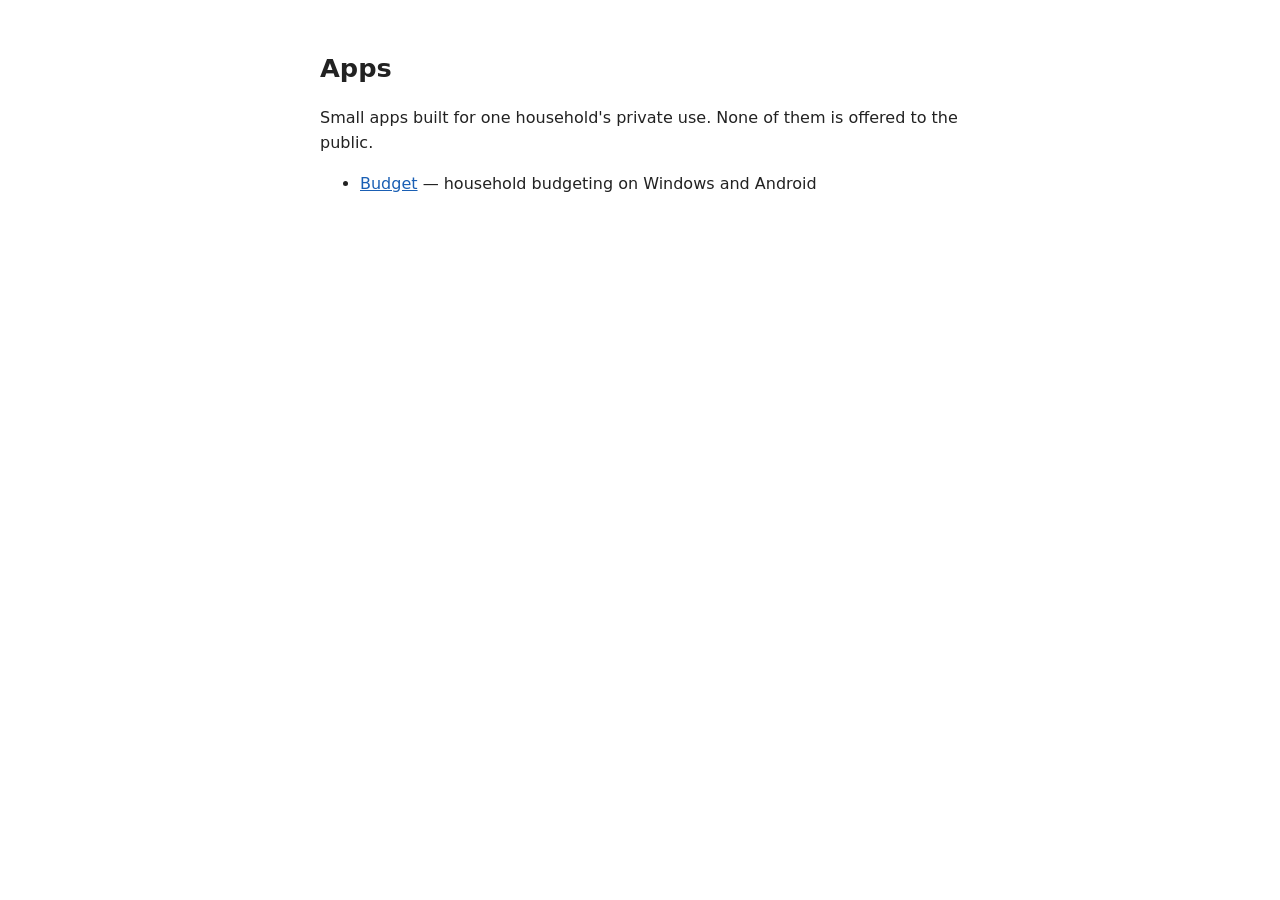
<file: index.html>
<!doctype html>
<html lang="en">
<head>
<meta charset="utf-8">
<meta name="viewport" content="width=device-width, initial-scale=1">
<title>Apps</title>
<link rel="stylesheet" href="style.css">
</head>
<body>
<main>
<h1>Apps</h1>
<p>Small apps built for one household's private use. None of them is offered to the public.</p>
<ul>
<li><a href="budget/">Budget</a> — household budgeting on Windows and Android</li>
</ul>
</main>
</body>
</html>
</file>
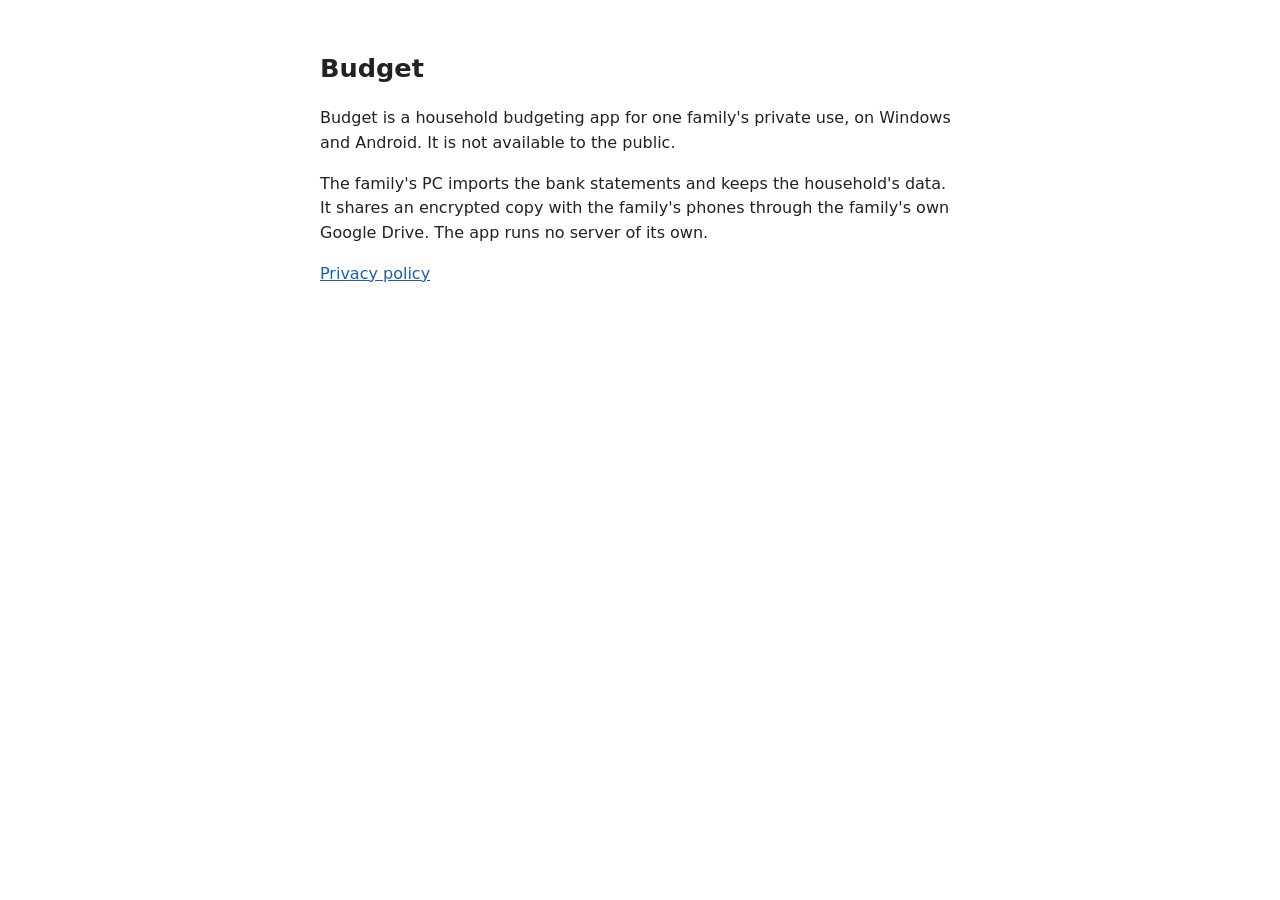
<file: budget/index.html>
<!doctype html>
<html lang="en">
<head>
<meta charset="utf-8">
<meta name="viewport" content="width=device-width, initial-scale=1">
<title>Budget</title>
<link rel="stylesheet" href="../style.css">
</head>
<body>
<main>
<h1>Budget</h1>
<p>Budget is a household budgeting app for one family's private use, on Windows and Android. It
is not available to the public.</p>
<p>The family's PC imports the bank statements and keeps the household's data. It shares an
encrypted copy with the family's phones through the family's own Google Drive. The app runs no
server of its own.</p>
<p><a href="privacy.html">Privacy policy</a></p>
</main>
</body>
</html>
</file>
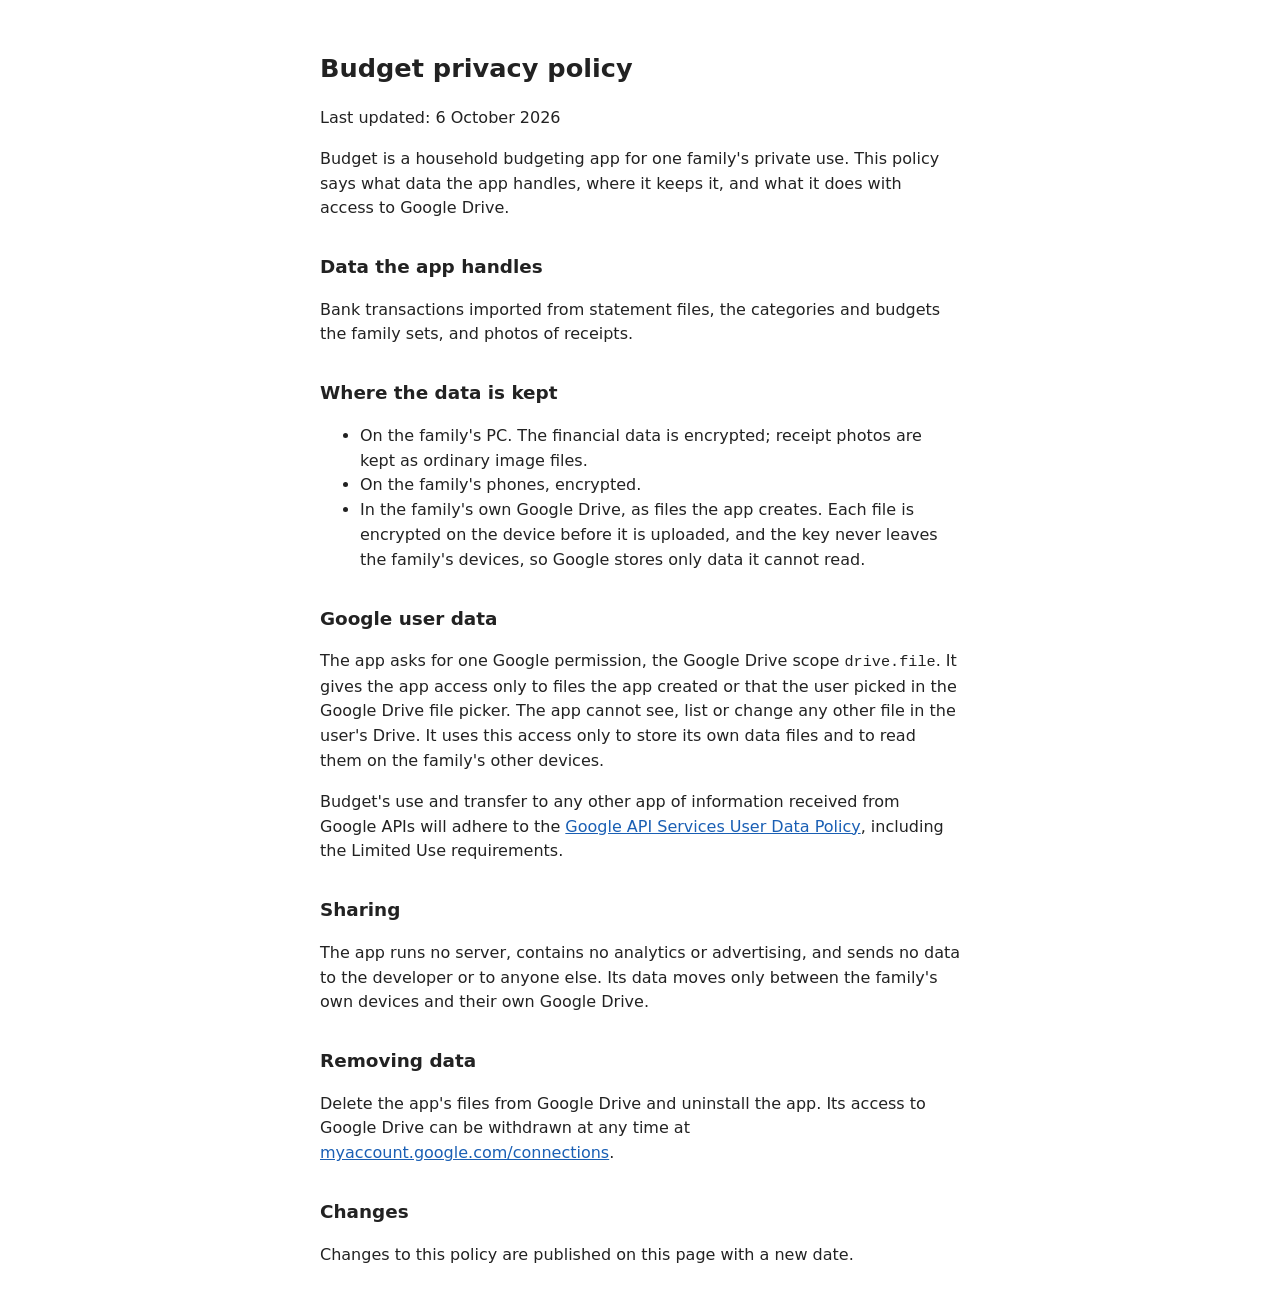
<file: budget/privacy.html>
<!doctype html>
<html lang="en">
<head>
<meta charset="utf-8">
<meta name="viewport" content="width=device-width, initial-scale=1">
<title>Budget privacy policy</title>
<link rel="stylesheet" href="../style.css">
</head>
<body>
<main>
<h1>Budget privacy policy</h1>
<p>Last updated: 6 October 2026</p>

<p>Budget is a household budgeting app for one family's private use. This policy says what data
the app handles, where it keeps it, and what it does with access to Google Drive.</p>

<h2>Data the app handles</h2>
<p>Bank transactions imported from statement files, the categories and budgets the family sets,
and photos of receipts.</p>

<h2>Where the data is kept</h2>
<ul>
<li>On the family's PC. The financial data is encrypted; receipt photos are kept as ordinary image
files.</li>
<li>On the family's phones, encrypted.</li>
<li>In the family's own Google Drive, as files the app creates. Each file is encrypted on the
device before it is uploaded, and the key never leaves the family's devices, so Google stores
only data it cannot read.</li>
</ul>

<h2>Google user data</h2>
<p>The app asks for one Google permission, the Google Drive scope <code>drive.file</code>. It gives
the app access only to files the app created or that the user picked in the Google Drive file
picker. The app cannot see, list or change any other file in the user's Drive. It uses this access
only to store its own data files and to read them on the family's other devices.</p>
<p>Budget's use and transfer to any other app of information received from Google APIs will adhere
to the <a href="https://developers.google.com/terms/api-services-user-data-policy">Google API
Services User Data Policy</a>, including the Limited Use requirements.</p>

<h2>Sharing</h2>
<p>The app runs no server, contains no analytics or advertising, and sends no data to the
developer or to anyone else. Its data moves only between the family's own devices and their own
Google Drive.</p>

<h2>Removing data</h2>
<p>Delete the app's files from Google Drive and uninstall the app. Its access to Google Drive can
be withdrawn at any time at
<a href="https://myaccount.google.com/connections">myaccount.google.com/connections</a>.</p>

<h2>Changes</h2>
<p>Changes to this policy are published on this page with a new date.</p>
</main>
</body>
</html>
</file>
<file: style.css>
body { margin: 0; background: #fff; color: #222; font: 16px/1.55 system-ui, sans-serif; }
main { max-width: 40rem; margin: 0 auto; padding: 2rem 1rem; }
h1 { font-size: 1.6rem; }
h2 { font-size: 1.15rem; margin-top: 2rem; }
a { color: #1a5fb4; }
code { font-size: 0.95em; }
@media (prefers-color-scheme: dark) {
  body { background: #1b1b1b; color: #ddd; }
  a { color: #8ab4f8; }
}
</file>
